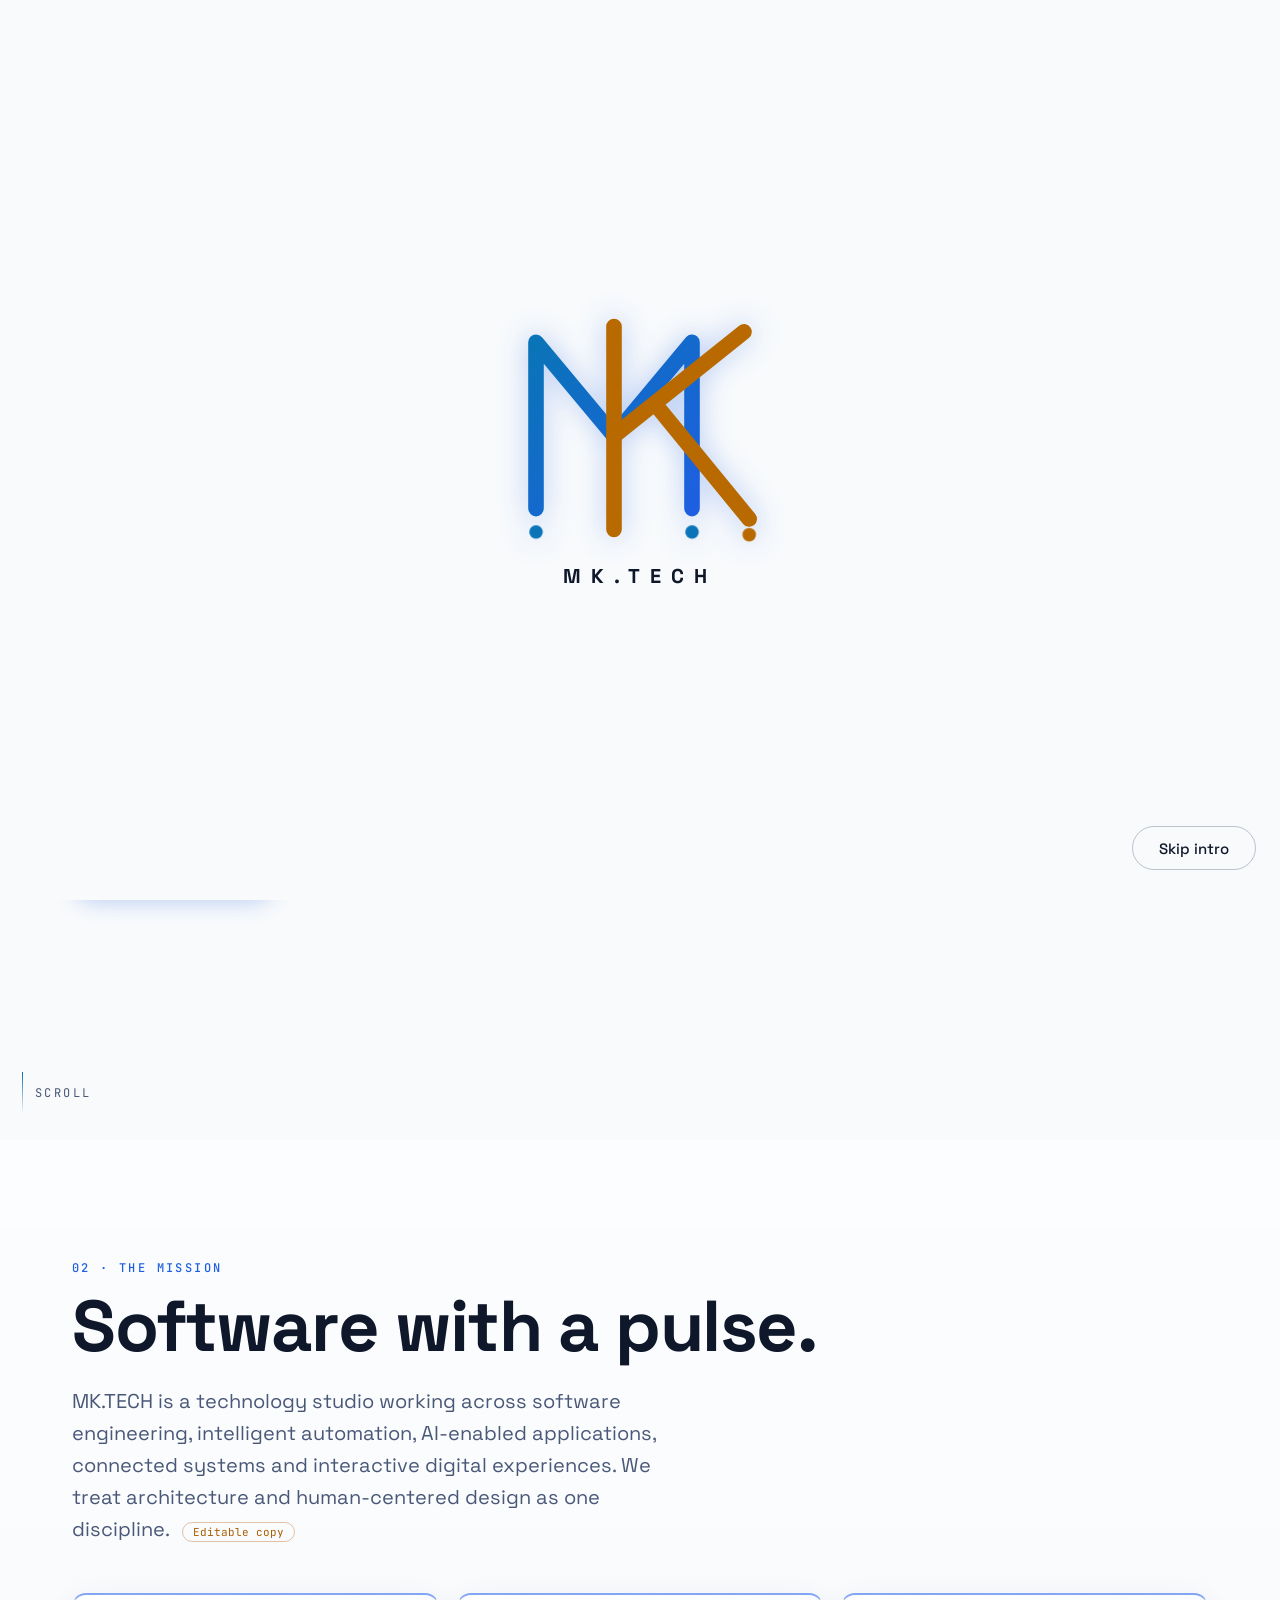
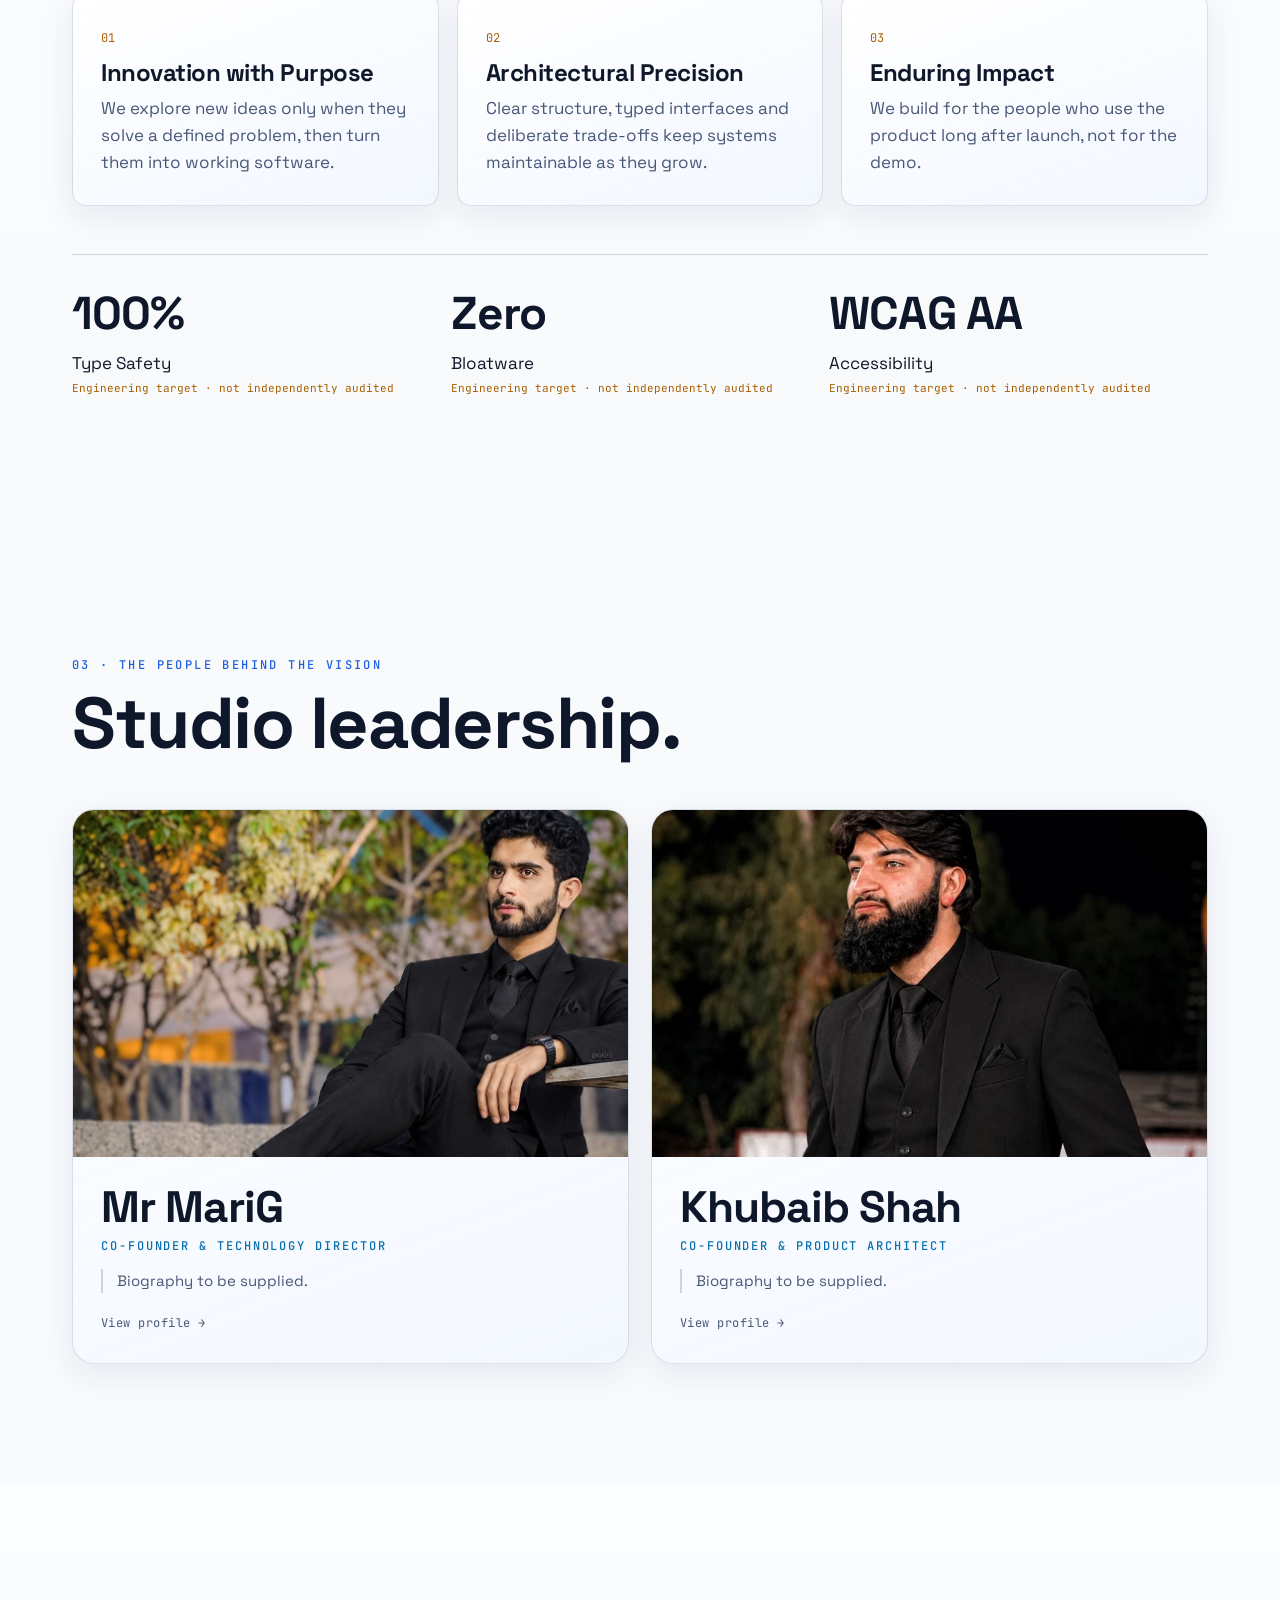
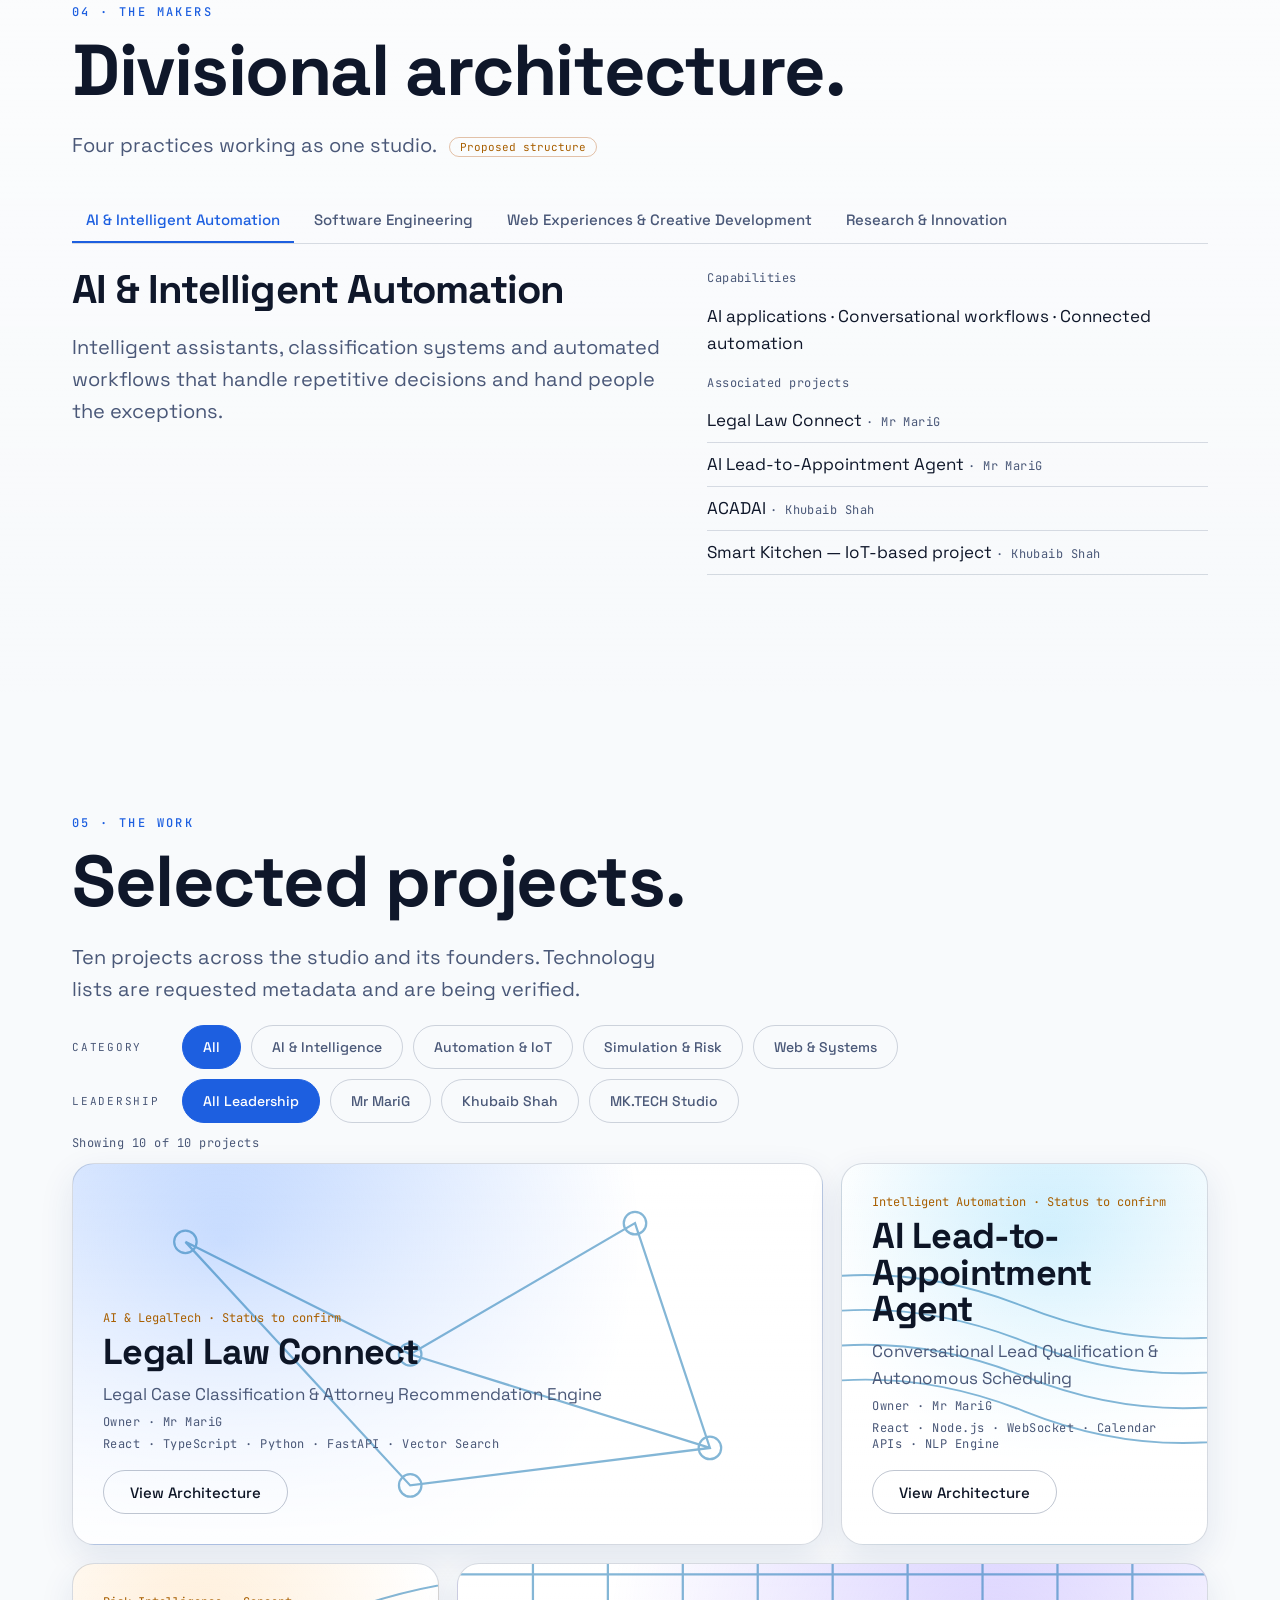
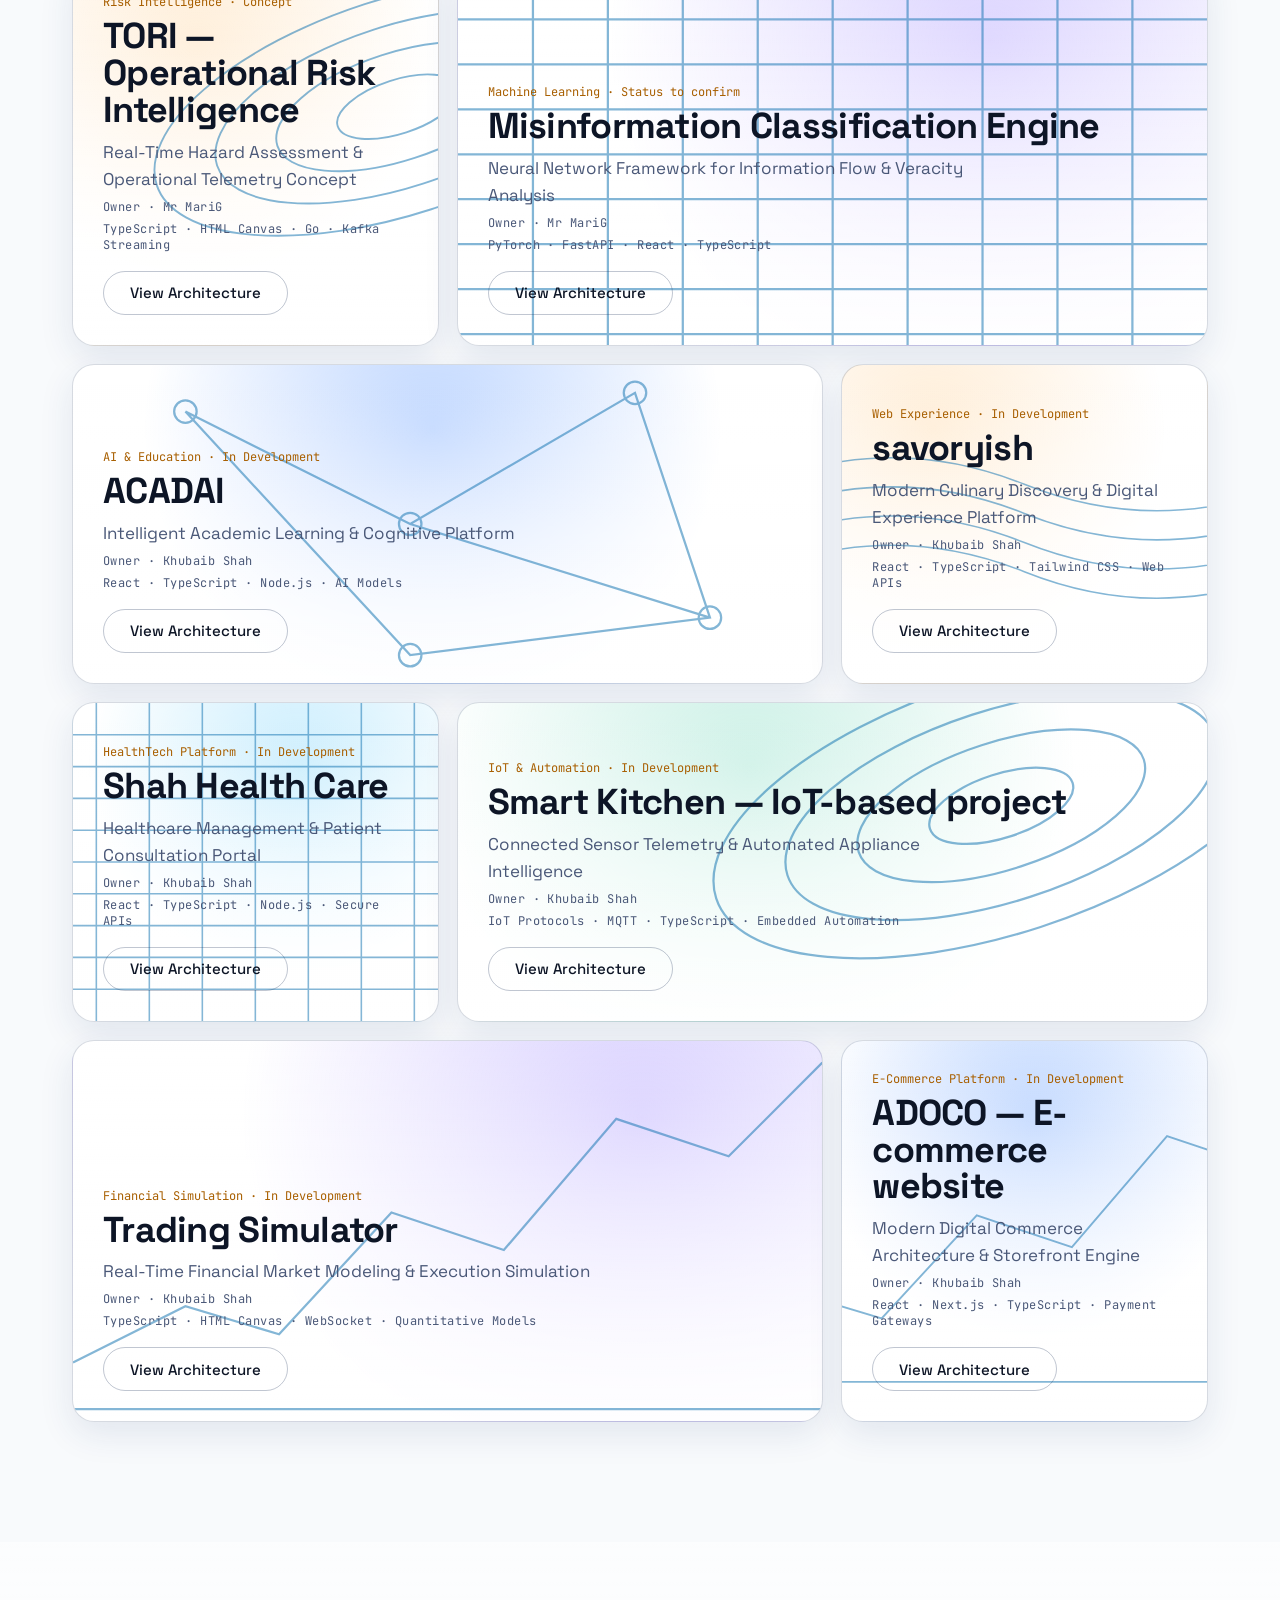
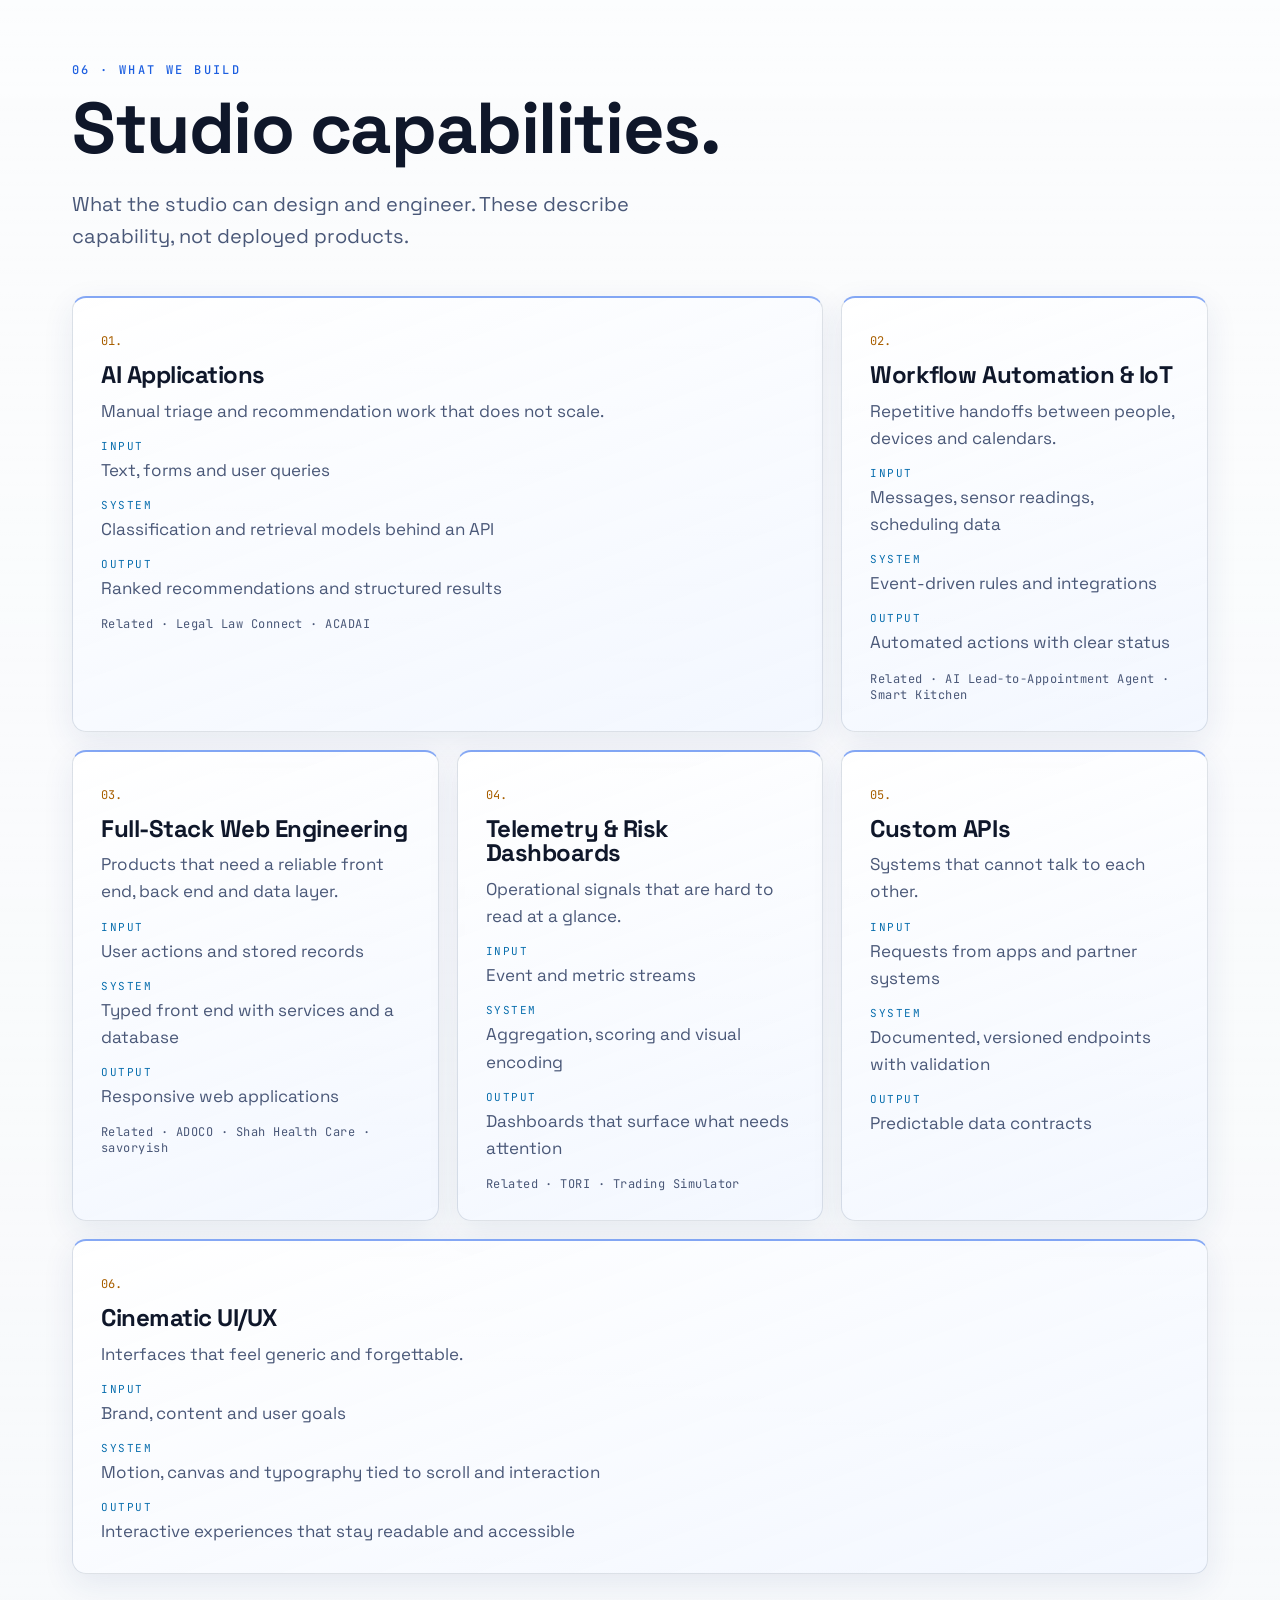
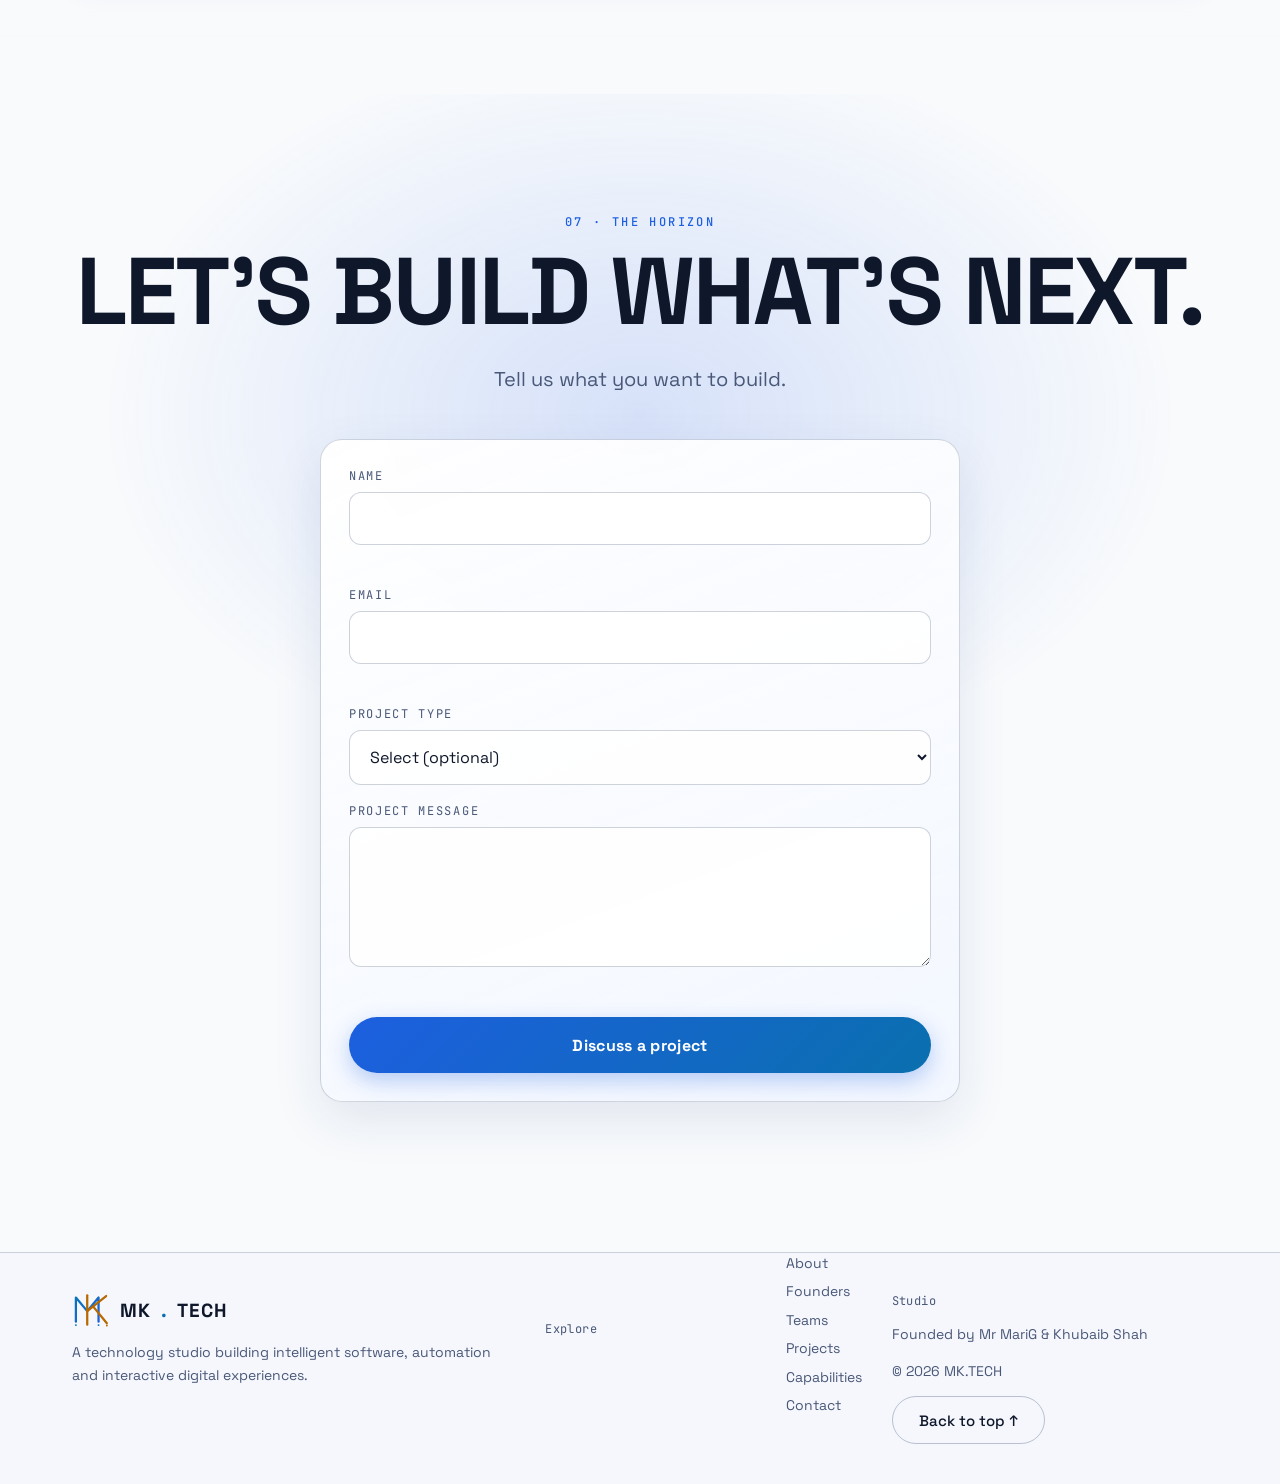
<file: index.html>
<!DOCTYPE html>
<html lang="en">
<head>
<meta charset="utf-8">
<meta name="viewport" content="width=device-width, initial-scale=1, viewport-fit=cover">
<title>MK.TECH | Intelligent Digital Experiences</title>
<meta name="description" content="MK.TECH is a technology studio building intelligent software, AI-powered solutions, automation and cinematic web experiences.">
<meta name="theme-color" id="tc" content="#02040a">
<meta property="og:title" content="MK.TECH | Intelligent Digital Experiences">
<meta property="og:description" content="Intelligent software. Cinematic digital experiences. Technology built to move ideas forward.">
<meta property="og:type" content="website">
<link rel="icon" href="data:image/svg+xml,%3Csvg xmlns='http://www.w3.org/2000/svg' viewBox='0 0 100 90'%3E%3Crect width='100' height='90' rx='16' fill='%2302040a'/%3E%3Cg fill='none' stroke-width='7' stroke-linecap='round' stroke-linejoin='round'%3E%3Cpath d='M12 74V14L40 48L68 14V74' stroke='%2338bdf8'/%3E%3Cpath d='M40 8V82M40 48L88 10M56 36L90 78' stroke='%23ffb454'/%3E%3C/g%3E%3C/svg%3E">
<script>try{var t=localStorage.getItem('mk_tech_theme');document.documentElement.dataset.theme=(t==='dark'||t==='light')?t:(matchMedia('(prefers-color-scheme:light)').matches?'light':'dark')}catch(e){document.documentElement.dataset.theme='dark'}</script>
<link rel="preconnect" href="https://fonts.googleapis.com">
<link rel="stylesheet" href="https://fonts.googleapis.com/css2?family=Space+Grotesk:wght@400;500;700&family=JetBrains+Mono:wght@400;500&display=swap">
<link rel="stylesheet" href="style.css">
</head>
<body>
<svg width="0" height="0" style="position:absolute" aria-hidden="true"><defs><linearGradient id="g" x1="0" y1="0" x2="1" y2="1"><stop offset="0" style="stop-color:var(--p1)"/><stop offset="1" style="stop-color:var(--p2)"/></linearGradient><symbol id="mk" viewBox="0 0 100 90"><g class="blk" fill="none" stroke-width="6" stroke-linecap="round" stroke-linejoin="round" stroke="url(#g)"><path pathLength="1" d="M10 76V12L40 48L70 12V76"/></g><g class="gld" fill="none" stroke-width="6" stroke-linecap="round" stroke-linejoin="round" style="stroke:var(--p4)"><path pathLength="1" d="M40 6V84"/><path pathLength="1" d="M40 48L90 8"/><path pathLength="1" d="M56 36L92 80"/></g><g class="lf" style="fill:var(--p1)"><circle cx="10" cy="85" r="2.6"/><circle cx="70" cy="85" r="2.6"/><circle cx="92" cy="86" r="2.6" style="fill:var(--p4)"/></g></symbol></defs></svg>
<canvas id="fx" aria-hidden="true"></canvas>
<div id="intro" role="dialog" aria-label="MK.TECH intro"><svg class="draw" viewBox="0 0 100 90" aria-hidden="true"><g class="blk" fill="none" stroke-width="6" stroke-linecap="round" stroke-linejoin="round" stroke="url(#g)"><path pathLength="1" d="M10 76V12L40 48L70 12V76"/></g><g class="gld" fill="none" stroke-width="6" stroke-linecap="round" stroke-linejoin="round" style="stroke:var(--p4)"><path pathLength="1" d="M40 6V84"/><path pathLength="1" d="M40 48L90 8"/><path pathLength="1" d="M56 36L92 80"/></g><g class="lf" style="fill:var(--p1)"><circle cx="10" cy="85" r="2.6"/><circle cx="70" cy="85" r="2.6"/><circle cx="92" cy="86" r="2.6" style="fill:var(--p4)"/></g></svg><div class="wm">MK.TECH</div><button id="skip" class="btn" type="button">Skip intro</button></div>
<header id="hd"><div class="wrap"><nav aria-label="Primary"><a class="logo" href="#home" aria-label="MK.TECH home"><svg viewBox="0 0 100 90" aria-hidden="true"><use href="#mk"/></svg>MK<i>.</i>TECH</a><ul class="links" id="lk"><li><a href="#about">About</a></li><li><a href="#founders">Founders</a></li><li><a href="#teams">Teams</a></li><li><a href="#projects">Projects</a></li><li><a href="#capabilities">Capabilities</a></li><li class="mth"><div class="th" role="group" aria-label="Appearance"><button type="button" data-t="dark" aria-label="Dark theme" title="Dark theme" aria-pressed="false"><svg viewBox="0 0 24 24" aria-hidden="true"><path d="M21 12.8A9 9 0 1 1 11.2 3a7 7 0 0 0 9.8 9.8z"/></svg></button><button type="button" data-t="light" aria-label="Light theme" title="Light theme" aria-pressed="false"><svg viewBox="0 0 24 24" aria-hidden="true"><circle cx="12" cy="12" r="4"/><path d="M12 2v2M12 20v2M4.9 4.9l1.4 1.4M17.7 17.7l1.4 1.4M2 12h2M20 12h2M4.9 19.1l1.4-1.4M17.7 6.3l1.4-1.4"/></svg></button><button type="button" data-t="system" aria-label="System theme" title="System theme" aria-pressed="false"><svg viewBox="0 0 24 24" aria-hidden="true"><rect x="3" y="4" width="18" height="12" rx="2"/><path d="M8 20h8M12 16v4"/></svg></button></div></li></ul><div class="right"><div class="th" role="group" aria-label="Appearance"><button type="button" data-t="dark" aria-label="Dark theme" title="Dark theme" aria-pressed="false"><svg viewBox="0 0 24 24" aria-hidden="true"><path d="M21 12.8A9 9 0 1 1 11.2 3a7 7 0 0 0 9.8 9.8z"/></svg></button><button type="button" data-t="light" aria-label="Light theme" title="Light theme" aria-pressed="false"><svg viewBox="0 0 24 24" aria-hidden="true"><circle cx="12" cy="12" r="4"/><path d="M12 2v2M12 20v2M4.9 4.9l1.4 1.4M17.7 17.7l1.4 1.4M2 12h2M20 12h2M4.9 19.1l1.4-1.4M17.7 6.3l1.4-1.4"/></svg></button><button type="button" data-t="system" aria-label="System theme" title="System theme" aria-pressed="false"><svg viewBox="0 0 24 24" aria-hidden="true"><rect x="3" y="4" width="18" height="12" rx="2"/><path d="M8 20h8M12 16v4"/></svg></button></div><a class="btn p cta" href="#contact">Initiate Contact</a><button class="burger" id="bg" aria-expanded="false" aria-controls="lk" aria-label="Open menu">☰</button></div></nav></div></header>
<main>
<section id="home"><div id="hero" class="wrap" style="width:100%">
<div><div class="tag">Technology studio · MK.TECH</div>
<h1><span>WE BUILD</span><span><em>WHAT'S NEXT.</em></span></h1>
<p class="lead">Intelligent software. Autonomous cognitive systems. Technology built to move ideas forward.</p>
<p class="by" id="by"></p>
<div class="ctas"><a class="btn p" href="#about">Explore Our Universe</a><a class="btn" href="#projects">Discover Our Work</a></div></div>
<div class="scroll"><b></b>SCROLL</div></div></section>

<section id="about"><div class="wrap rv"><div class="tag">02 · The Mission</div>
<h2>Software with a pulse.</h2>
<p class="lead">MK.TECH is a technology studio working across software engineering, intelligent automation, AI-enabled applications, connected systems and interactive digital experiences. We treat architecture and human-centered design as one discipline. <span class="sample">Editable copy</span></p>
<div class="grid3" id="pr"></div><div class="mt" id="mt"></div></div></section>

<section id="founders"><div class="wrap"><div class="tag rv">03 · The People Behind the Vision</div>
<h2 class="rv">Studio leadership.</h2><div class="two" id="fd"></div></div></section>

<section id="teams"><div class="wrap"><div class="tag rv">04 · The Makers</div><h2 class="rv">Divisional architecture.</h2><p class="lead rv">Four practices working as one studio. <span class="sample">Proposed structure</span></p><div class="tabs" id="tb" role="tablist" aria-label="Studio divisions"></div><div class="tp" id="tp" role="tabpanel" tabindex="0"></div></div></section>

<section id="projects"><div class="wrap"><div class="tag rv">05 · The Work</div><h2 class="rv">Selected projects.</h2><p class="lead rv">Ten projects across the studio and its founders. Technology lists are requested metadata and are being verified.</p>
<div id="pf"><div class="fl2"><b>Category</b><div class="filters" id="fc" role="group" aria-label="Filter by category"></div></div><div class="fl2"><b>Leadership</b><div class="filters" id="fo" role="group" aria-label="Filter by leadership"></div></div></div>
<p class="meta" id="cn" role="status"></p><p id="em" class="lead" hidden>No projects match both filters.</p><div class="proj" id="pj"></div></div></section>
<section id="capabilities"><div class="wrap"><div class="tag rv">06 · What We Build</div><h2 class="rv">Studio capabilities.</h2><p class="lead rv">What the studio can design and engineer. These describe capability, not deployed products.</p><div class="bn" id="cp"></div></div></section>
<dialog id="dlg" aria-labelledby="dt"><div class="box"><button class="btn" id="dx" type="button" style="float:right;margin-left:12px">Close</button><div id="dc"></div></div></dialog>

<section id="contact"><div class="wrap"><div class="tag rv">07 · The Horizon</div>
<h2 class="rv">LET'S BUILD WHAT'S NEXT.</h2>
<p class="lead rv" style="margin:0 auto">Tell us what you want to build.</p>
<form id="cf" novalidate>
<div><label for="n">Name</label><input id="n" name="name" autocomplete="name" required><span class="err" id="e1"></span></div>
<div><label for="e">Email</label><input id="e" name="email" type="email" autocomplete="email" required><span class="err" id="e2"></span></div>
<div><label for="sv">Project type</label><select id="sv" name="service"><option value="">Select (optional)</option><option>AI application</option><option>Workflow automation</option><option>Web application</option><option>Dashboard / business software</option><option>IoT</option><option>E-commerce</option><option>Other</option></select></div>
<div><label for="m">Project message</label><textarea id="m" name="message" required></textarea><span class="err" id="e3"></span></div>
<div id="st" role="status" hidden></div>
<button class="btn p" id="sb" type="submit" style="justify-content:center">Discuss a project</button>
</form></div></section>
</main>
<footer><div class="wrap"><div class="fg"><div><a class="logo" href="#home" aria-label="MK.TECH home"><svg viewBox="0 0 100 90" aria-hidden="true"><use href="#mk"/></svg>MK<i>.</i>TECH</a><p>A technology studio building intelligent software, automation and interactive digital experiences.</p></div><nav aria-label="Footer"><div class="meta">Explore</div><ul class="fl"><li><a href="#about">About</a></li><li><a href="#founders">Founders</a></li><li><a href="#teams">Teams</a></li><li><a href="#projects">Projects</a></li><li><a href="#capabilities">Capabilities</a></li><li><a href="#contact">Contact</a></li></ul></nav><div><div class="meta">Studio</div><p>Founded by Mr MariG &amp; Khubaib Shah</p><p id="ft"></p><button class="btn" id="tt" type="button">Back to top ↑</button></div></div></div></footer>
<noscript><p style="position:relative;z-index:2;padding:30px;text-align:center">MK.TECH — intelligent software, AI solutions and digital experiences. Enable JavaScript for the full experience.</p></noscript>

<script src="config.js"></script>
<script src="script.js"></script>
</body>
</html>
</file>
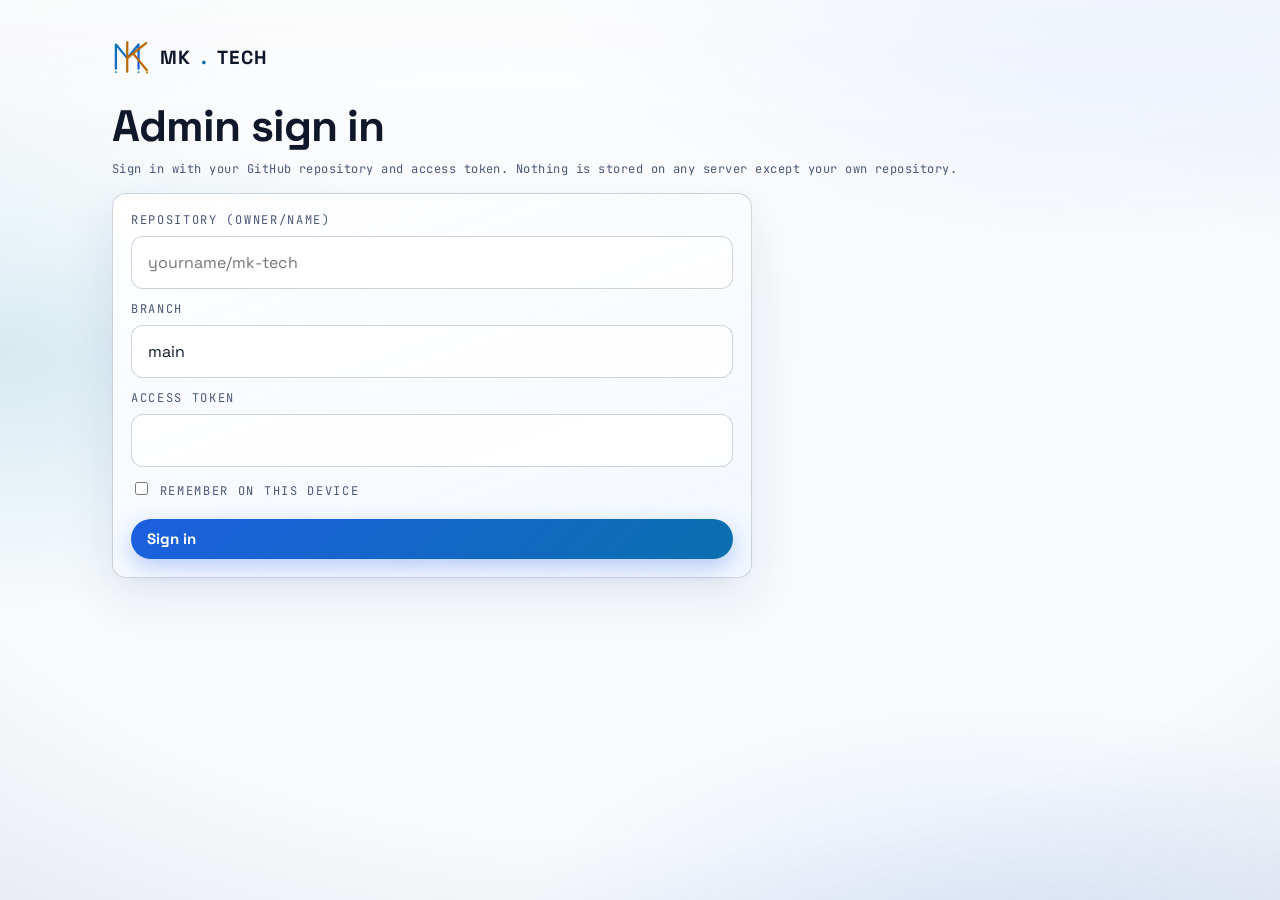
<file: admin.html>
<!DOCTYPE html>
<html lang="en"><head><meta charset="utf-8"><meta name="viewport" content="width=device-width, initial-scale=1"><meta name="robots" content="noindex,nofollow"><title>MK.TECH Admin</title>
<script>try{var t=localStorage.getItem('mk_tech_theme');document.documentElement.dataset.theme=(t==='dark'||t==='light')?t:(matchMedia('(prefers-color-scheme:light)').matches?'light':'dark')}catch(e){document.documentElement.dataset.theme='dark'}</script>
<link rel="stylesheet" href="https://fonts.googleapis.com/css2?family=Space+Grotesk:wght@400;500;700&family=JetBrains+Mono:wght@400;500&display=swap">
<link rel="icon" href="data:image/svg+xml,%3Csvg xmlns='http://www.w3.org/2000/svg' viewBox='0 0 100 90'%3E%3Crect width='100' height='90' rx='16' fill='%2302040a'/%3E%3Cg fill='none' stroke-width='7' stroke-linecap='round' stroke-linejoin='round'%3E%3Cpath d='M12 74V14L40 48L68 14V74' stroke='%2338bdf8'/%3E%3Cpath d='M40 8V82M40 48L88 10M56 36L90 78' stroke='%23ffb454'/%3E%3C/g%3E%3C/svg%3E">
<link rel="stylesheet" href="style.css"></head><body>
<svg width="0" height="0" style="position:absolute" aria-hidden="true"><defs><linearGradient id="g" x1="0" y1="0" x2="1" y2="1"><stop offset="0" style="stop-color:var(--p1)"/><stop offset="1" style="stop-color:var(--p2)"/></linearGradient><symbol id="mk" viewBox="0 0 100 90"><g class="blk" fill="none" stroke-width="6" stroke-linecap="round" stroke-linejoin="round" stroke="url(#g)"><path pathLength="1" d="M10 76V12L40 48L70 12V76"/></g><g class="gld" fill="none" stroke-width="6" stroke-linecap="round" stroke-linejoin="round" style="stroke:var(--p4)"><path pathLength="1" d="M40 6V84"/><path pathLength="1" d="M40 48L90 8"/><path pathLength="1" d="M56 36L92 80"/></g><g class="lf" style="fill:var(--p1)"><circle cx="10" cy="85" r="2.6"/><circle cx="70" cy="85" r="2.6"/><circle cx="92" cy="86" r="2.6" style="fill:var(--p4)"/></g></symbol></defs></svg>
<main class="wrap" style="padding-top:40px;padding-bottom:80px;max-width:1100px"><a class="logo" href="index.html" aria-label="MK.TECH site"><svg viewBox="0 0 100 90" aria-hidden="true"><use href="#mk"/></svg>MK<i>.</i>TECH</a><div id="ac"></div></main>
<script src="config.js"></script>
<script src="admin.js"></script></body></html>
</file>
<file: style.css>
:root{--bg:#02040a;--bg2:#0a0f1c;--ink:#f8fafc;--mute:#8d9ab3;--blue:#2f7bff;--cyan:#38bdf8;--amber:#ffb454;--line:rgba(130,160,220,.16);--r:14px;--w:1180px;--ease:cubic-bezier(.2,.7,.2,1);--accr:56,189,248;--blr:47,123,255;--amr:255,180,84;--p1:#38bdf8;--p2:#2f7bff;--p3:#9cc7ff;--p4:#ffb454;--code:#7fa4d8;--card1:rgba(8,13,24,.85);--card2:rgba(6,9,18,.55);--hdr:rgba(4,6,12,.86);--ov:rgba(4,6,12,.97);--fld:rgba(8,12,24,.8);--f:'Space Grotesk',system-ui,sans-serif;--m:'JetBrains Mono',ui-monospace,monospace;box-sizing:border-box;padding-top:env(safe-area-inset-top,0px);padding-bottom:env(safe-area-inset-bottom,0px)}
:root[data-theme="light"]{--accr:8,145,178;--blr:37,99,235;--amr:180,83,9;--bg:#f8fafc;--bg2:#e8eef8;--ink:#0f172a;--mute:#4a5878;--blue:#1d5fe0;--cyan:#0a6fae;--amber:#a85f00;--line:rgba(30,50,90,.2);--p1:#0a74b8;--p2:#1d5fe0;--p3:#5b78b8;--p4:#b86a00;--code:#3d4f73;--card1:rgba(255,255,255,.95);--card2:rgba(240,245,255,.7);--hdr:rgba(244,247,252,.9);--ov:rgba(244,247,252,.98);--fld:rgba(255,255,255,.92)}
body,header,.card,.fo,input,textarea,select,footer,.th button{transition:background-color .35s,color .35s,border-color .35s}
*,*::before,*::after{box-sizing:inherit}
html{scroll-behavior:smooth;scroll-padding-top:calc(76px + env(safe-area-inset-top,0px))}
body{margin:0;background:var(--bg);color:var(--ink);font:400 17px/1.6 var(--f);overflow-x:hidden}
a{color:inherit}
:focus-visible{outline:2px solid var(--cyan);outline-offset:3px;border-radius:4px}
#fx{position:fixed;inset:0;width:100%;height:100%;z-index:0;pointer-events:none}
main,footer,header{position:relative;z-index:1}
.wrap{max-width:var(--w);margin:0 auto;padding:0 22px}
section{padding:120px 0;position:relative}
.tag{font:500 12px var(--m);letter-spacing:.2em;text-transform:uppercase;color:var(--cyan)}
h1,h2,h3{margin:0;line-height:1.02;letter-spacing:-.02em}
h2{font-size:clamp(34px,6vw,72px);font-weight:700;margin:14px 0 22px}
p.lead{color:var(--mute);max-width:620px;font-size:clamp(17px,2vw,20px)}
.btn{display:inline-flex;align-items:center;gap:10px;min-height:48px;padding:0 26px;border-radius:99px;font:500 15px var(--f);text-decoration:none;border:1px solid var(--line);cursor:pointer;transition:transform .3s var(--ease),background .3s,border-color .3s;color:var(--ink);background:transparent}
.btn:hover{transform:translateY(-2px);border-color:var(--cyan)}
.btn.p{background:linear-gradient(135deg,var(--blue),var(--cyan));color:#02060f;border:0;font-weight:700}
header{position:fixed;top:0;left:0;right:0;z-index:50;padding-top:env(safe-area-inset-top,0px);transition:background .4s,border-color .4s;border-bottom:1px solid transparent}
header.s{background:var(--hdr);border-color:var(--line);backdrop-filter:blur(10px)}
nav{display:flex;align-items:center;justify-content:space-between;height:72px}
.logo{display:flex;align-items:center;gap:10px;text-decoration:none;font:700 19px var(--f);letter-spacing:.04em}
.logo svg{width:40px;height:28px}.logo i{font-style:normal;color:var(--cyan)}
.links{display:flex;gap:30px;list-style:none;margin:0;padding:0}
.links a{text-decoration:none;color:var(--mute);font-size:14px;transition:color .2s}
.links a:hover,.links a.on{color:var(--ink)}
.burger{display:none;width:48px;height:48px;background:none;border:1px solid var(--line);border-radius:12px;color:var(--ink);cursor:pointer}
@media(max-width:820px){.burger{display:block}.links{position:fixed;inset:0;background:var(--ov);flex-direction:column;align-items:center;justify-content:center;gap:28px;transform:translateY(-100%);visibility:hidden;transition:transform .5s var(--ease),visibility .5s}.links a{font-size:28px;color:var(--ink)}.links.o{transform:none;visibility:visible}.burger{position:relative;z-index:60}section{padding:84px 0}header.s{backdrop-filter:none}.th button{min-height:44px;font-size:16px;padding:0 16px}}
#hero{min-height:100svh;display:flex;align-items:center;padding-top:110px}
#hero h1{font-size:clamp(46px,11vw,152px);font-weight:700;margin:20px 0 24px}
#hero h1 span{display:block}
#hero h1 em{font-style:normal;background:linear-gradient(100deg,var(--cyan),var(--blue) 60%,var(--amber));-webkit-background-clip:text;background-clip:text;color:transparent}
.ctas{display:flex;gap:14px;flex-wrap:wrap;margin-top:34px}
.scroll{position:absolute;bottom:26px;left:22px;font:12px var(--m);color:var(--mute);letter-spacing:.2em;display:flex;align-items:center;gap:12px}
.scroll b{width:1px;height:42px;background:linear-gradient(var(--cyan),transparent);display:block;animation:dr 2s infinite}
@keyframes dr{0%{transform:scaleY(0);transform-origin:top}50%{transform:scaleY(1);transform-origin:top}51%{transform-origin:bottom}100%{transform:scaleY(0);transform-origin:bottom}}
.grid3{display:grid;grid-template-columns:repeat(3,1fr);gap:18px;margin-top:48px}
.card{border:1px solid var(--line);border-radius:var(--r);padding:28px;background:linear-gradient(160deg,var(--card1),var(--card2));transition:transform .4s var(--ease),border-color .4s}
.card:hover{transform:translateY(-4px);border-color:rgba(var(--accr),.5)}
.card h3{font-size:24px;margin:10px 0}.card p{color:var(--mute);margin:0}
.n{font:12px var(--m);color:var(--amber)}
.two{display:grid;grid-template-columns:1fr 1fr;gap:22px;margin-top:48px}
.fo{border:1px solid var(--line);border-radius:22px;overflow:hidden;background:var(--card1)}
.art{aspect-ratio:16/10;position:relative;background:radial-gradient(circle at var(--x,30%) 40%,rgba(var(--blr),.55),transparent 55%),radial-gradient(circle at 80% 90%,rgba(var(--amr),.25),transparent 45%),#070b16;transition:background-position .3s}
.art svg{position:absolute;inset:0;width:100%;height:100%}
.fo .b{padding:28px}.fo h3{font-size:clamp(28px,4vw,44px)}
.role{font:500 12px var(--m);letter-spacing:.16em;text-transform:uppercase;color:var(--cyan);margin:8px 0 14px}
.ph{color:var(--mute);font-size:15px;border-left:2px solid var(--line);padding-left:14px}
.sample{display:inline-block;font:11px var(--m);color:var(--amber);border:1px solid rgba(var(--amr),.35);border-radius:99px;padding:2px 10px;margin-left:8px;vertical-align:middle}
.teams{display:grid;grid-template-columns:repeat(2,1fr);gap:18px;margin-top:48px}
.team{padding:32px;min-height:230px}
.chips{display:flex;flex-wrap:wrap;gap:8px;margin-top:16px}
.chips span{font:12px var(--m);padding:5px 12px;border:1px solid var(--line);border-radius:99px;color:var(--mute)}
.filters{display:flex;gap:10px;flex-wrap:wrap;margin:34px 0 28px}
.filters button{min-height:44px;padding:0 20px;border-radius:99px;background:none;border:1px solid var(--line);color:var(--mute);font:500 14px var(--f);cursor:pointer;transition:.25s}
.filters button[aria-pressed=true]{background:var(--ink);color:var(--bg);border-color:var(--ink)}
.proj{display:grid;grid-template-columns:repeat(6,1fr);gap:18px}
.pj{--ink:#e8edf7;--mute:#9aa8c4;--cyan:#38bdf8;--amber:#ffb454;--line:rgba(130,160,220,.2);color:#e8edf7;grid-column:span 3;border:1px solid var(--line);border-radius:22px;padding:30px;min-height:320px;display:flex;flex-direction:column;justify-content:flex-end;position:relative;overflow:hidden;background:linear-gradient(180deg,rgba(10,15,28,.3),rgba(4,6,12,.92)),radial-gradient(circle at var(--px,70%) var(--py,20%),var(--c,rgba(var(--blr),.5)),transparent 60%),#070b16;transition:transform .5s var(--ease),border-color .4s}
.pj.w4{grid-column:span 4}.pj.w2{grid-column:span 2}
.pj:hover{transform:translateY(-6px);border-color:rgba(var(--accr),.55)}
.pj[hidden]{display:none}
.pj h3{font-size:clamp(24px,3vw,36px);margin:8px 0 10px}.pj p{color:var(--mute);margin:0;max-width:520px}
.pj .lk{display:flex;gap:16px;margin-top:16px;font-size:14px}.pj .lk a{color:var(--cyan)}
.st{font:12px var(--m);color:var(--amber)}
.caps{display:grid;grid-template-columns:repeat(3,1fr);gap:0;margin-top:44px;border-top:1px solid var(--line)}
.cap{padding:26px 22px 26px 0;border-bottom:1px solid var(--line)}.cap h3{font-size:20px;margin-bottom:6px}.cap p{margin:0;color:var(--mute);font-size:15px}
#contact{text-align:center;padding-bottom:60px}
#contact h2{font-size:clamp(36px,7.4vw,100px)}
form{max-width:640px;margin:44px auto 0;text-align:left;display:grid;gap:18px;padding:28px;border:1px solid var(--line);border-radius:22px;background:var(--card1);position:relative}
#contact::before{content:"";position:absolute;inset:0;background:radial-gradient(60% 50% at 50% 30%,rgba(var(--blr),.16),transparent 70%);pointer-events:none}
#contact .wrap{position:relative}#sb{min-height:56px;font-size:16px;letter-spacing:.02em}
.ph2{font-style:italic;opacity:.75}
:root[data-theme="light"] body{background:radial-gradient(70% 45% at 85% 0%,rgba(29,95,224,.12),transparent 65%),radial-gradient(55% 40% at 0% 35%,rgba(10,111,174,.09),transparent 65%),linear-gradient(#f6f9fe,#eaf0fa);background-attachment:fixed}
:root[data-theme="light"] ::selection{background:rgba(29,95,224,.22)}
:root[data-theme="light"] .card,:root[data-theme="light"] .fo{box-shadow:0 10px 32px rgba(30,60,120,.09);border-color:rgba(30,50,90,.14)}
:root[data-theme="light"] .card:hover{box-shadow:0 16px 40px rgba(29,95,224,.16);border-color:rgba(29,95,224,.45)}
:root[data-theme="light"] .btn.p{color:#fff;box-shadow:0 8px 22px rgba(29,95,224,.3)}
:root[data-theme="light"] .btn:hover{border-color:var(--blue)}
:root[data-theme="light"] header.s{box-shadow:0 4px 24px rgba(30,60,120,.08)}
:root[data-theme="light"] .art{background:radial-gradient(circle at var(--x,30%) 40%,rgba(29,95,224,.32),transparent 55%),radial-gradient(circle at 80% 90%,rgba(184,106,0,.2),transparent 45%),#e4ecf9}
:root[data-theme="light"] .art svg g{stroke:rgba(29,95,224,.5)}
:root[data-theme="light"] .pj{--ink:#0d1526;--mute:#4a5878;--cyan:#0a6fae;--amber:#a85f00;--line:rgba(30,50,90,.18);color:#0d1526;background:linear-gradient(180deg,rgba(255,255,255,.3),rgba(255,255,255,.94)),radial-gradient(circle at var(--px,70%) var(--py,20%),var(--c),transparent 62%),#fff;box-shadow:0 12px 34px rgba(30,60,120,.1)}
:root[data-theme="light"] .pj:hover{box-shadow:0 20px 46px rgba(29,95,224,.18);border-color:rgba(29,95,224,.5)}
:root[data-theme="light"] form{box-shadow:0 18px 50px rgba(30,60,120,.1)}
:root[data-theme="light"] input,:root[data-theme="light"] textarea,:root[data-theme="light"] select{border-color:rgba(30,50,90,.22)}
:root[data-theme="light"] #intro svg{filter:drop-shadow(0 0 14px rgba(29,95,224,.3))}
.th{display:inline-flex;border:1px solid var(--line);border-radius:99px;padding:3px}.th button{min-height:34px;padding:0 12px;border:0;border-radius:99px;background:none;color:var(--mute);font:500 13px var(--f);cursor:pointer}.th button[aria-pressed=true]{background:var(--ink);color:var(--bg)}
label{font:12px var(--m);letter-spacing:.14em;text-transform:uppercase;color:var(--mute);display:block;margin-bottom:8px}
input,textarea,select{width:100%;background:var(--fld);border:1px solid var(--line);border-radius:12px;padding:15px 16px;color:var(--ink);font:16px var(--f)}
input:focus,textarea:focus,select:focus{border-color:var(--cyan);outline:none;box-shadow:0 0 0 3px rgba(var(--accr),.18)}
textarea{min-height:140px;resize:vertical}
.err{color:#ff8a8a;font-size:13px;min-height:18px;display:block;margin-top:6px}
#st{padding:14px 16px;border-radius:12px;border:1px solid var(--line);font-size:15px}
#st[hidden]{display:none}#st.bad{border-color:rgba(255,138,138,.5);color:#ffb0b0}#st.ok{border-color:rgba(var(--accr),.5);color:var(--cyan)}
footer{border-top:1px solid var(--line);padding:40px 0;margin-top:90px;color:var(--mute);font-size:14px;background:var(--hdr)}
footer .wrap{display:flex;justify-content:space-between;align-items:center;gap:18px;flex-wrap:wrap}
@media(max-width:820px){.grid3,.two,.teams,.caps{grid-template-columns:1fr}.proj{grid-template-columns:1fr}.pj,.pj.w4,.pj.w2{grid-column:auto;min-height:260px}.scroll{display:none}}
.rv{opacity:0;transform:translateY(34px);transition:opacity .9s var(--ease),transform .9s var(--ease)}.rv.in{opacity:1;transform:none}
#intro{position:fixed;inset:0;z-index:100;background:var(--bg);display:flex;flex-direction:column;align-items:center;justify-content:center;gap:18px;transition:opacity .9s,visibility .9s}
#intro.x{opacity:0;visibility:hidden;pointer-events:none}
#intro svg{width:120px;opacity:0;transform:scale(.88);transition:opacity 1.4s var(--ease),transform 1.8s var(--ease);filter:drop-shadow(0 0 22px rgba(var(--accr),.5))}
#intro.a svg{opacity:1;transform:none}
#intro .wm{font:700 20px var(--f);letter-spacing:.5em;opacity:0;transition:opacity 1s .9s}#intro.a .wm{opacity:1}
#skip{position:absolute;bottom:calc(30px + env(safe-area-inset-bottom,0px));right:24px;min-height:44px}
.nojs{display:none}
@media(prefers-reduced-motion:reduce){*{scroll-behavior:auto!important;transition-duration:.01ms!important;animation:none!important}.rv{opacity:1;transform:none}}

.sr{position:absolute;width:1px;height:1px;overflow:hidden;clip:rect(0 0 0 0);white-space:nowrap}
.right{display:flex;align-items:center;gap:12px}.mth{display:none}
.th button{width:36px;height:34px;padding:0;display:inline-flex;align-items:center;justify-content:center}
.th svg{width:16px;height:16px;fill:none;stroke:currentColor;stroke-width:2;stroke-linecap:round;stroke-linejoin:round}
.cta{min-height:40px;padding:0 18px;font-size:14px;white-space:nowrap}
.links{gap:24px}
@media(max-width:1000px){.links{gap:16px}.links a{font-size:13px}.cta{padding:0 12px}}
@media(max-width:820px){.right .th{display:none}.mth{display:block}.th button{width:56px;height:48px;min-height:48px;padding:0}.cta{padding:0 14px;min-height:44px}.right{gap:8px}}
.by{font:12px var(--m);letter-spacing:.14em;color:var(--mute);margin:26px 0 0}
.mt{display:grid;grid-template-columns:repeat(3,1fr);margin-top:48px;border-top:1px solid var(--line)}.mt div{padding:22px 18px 22px 0}.mt b{display:block;font-size:clamp(28px,4vw,46px);letter-spacing:-.02em}.mt span{color:var(--ink)}.mt i{display:block;font:11px var(--m);color:var(--amber);font-style:normal;margin-top:4px}
.tabs{display:flex;gap:6px;flex-wrap:wrap;margin:36px 0 26px;border-bottom:1px solid var(--line)}
.tabs button{background:none;border:0;border-bottom:2px solid transparent;color:var(--mute);font:500 15px var(--f);padding:12px 14px;min-height:46px;cursor:pointer}
.tabs button[aria-selected=true]{color:var(--ink);border-color:var(--cyan)}
.tp{display:grid;grid-template-columns:1.2fr 1fr;gap:34px;align-items:start}.tp h3{font-size:clamp(26px,4vw,40px);margin-bottom:14px}
.meta{font:12px var(--m);color:var(--mute);letter-spacing:.04em}
.pl{list-style:none;padding:0;margin:8px 0 0}.pl li{padding:8px 0;border-bottom:1px solid var(--line)}
.fl2{display:flex;gap:14px;flex-wrap:wrap;align-items:center;margin:10px 0}.fl2 b{font:11px var(--m);letter-spacing:.16em;color:var(--mute);width:96px;text-transform:uppercase}.fl2 .filters{margin:0}
.pj>.art2{position:absolute;inset:0;width:100%;height:100%;opacity:.5;pointer-events:none}.pj>*:not(.art2){position:relative}
.pj .meta{margin-top:6px}.vb{margin-top:18px;align-self:flex-start;min-height:44px}
.bn{display:grid;grid-template-columns:repeat(6,1fr);gap:18px;margin-top:44px}.bn .card{grid-column:span 2}.bn .card.s4{grid-column:span 4}.bn .card.s6{grid-column:span 6}
.dl{margin:12px 0 0}.dl dt{font:11px var(--m);letter-spacing:.14em;text-transform:uppercase;color:var(--cyan);margin-top:14px}.dl dd{margin:4px 0 0;color:var(--mute)}.dl ul{margin:0;padding-left:18px}
dialog{width:min(720px,calc(100vw - 24px));max-height:calc(100dvh - 24px);overflow:auto;padding:0;border:1px solid var(--line);border-radius:22px;background:var(--bg);color:var(--ink);font-family:var(--f)}
dialog::backdrop{background:rgba(2,4,10,.72)}dialog .box{padding:28px}dialog h3{font-size:clamp(28px,5vw,44px);margin:8px 0}
footer .wrap{display:block}.fg{display:grid;grid-template-columns:1.4fr 1fr 1fr;gap:30px}.fl{list-style:none;margin:10px 0 0;padding:0;display:grid;gap:6px}.fl a{text-decoration:none}.fl a:hover{color:var(--cyan)}
@media(max-width:820px){.mt,.tp,.fg{grid-template-columns:1fr}.bn{grid-template-columns:1fr}.bn .card,.bn .card.s4,.bn .card.s6{grid-column:auto}.fl2 b{width:100%}}

body::before{content:"";position:fixed;inset:0;z-index:-1;pointer-events:none;background:radial-gradient(60% 50% at 82% -5%,rgba(var(--blr),.24),transparent 65%),radial-gradient(45% 40% at 4% 42%,rgba(var(--accr),.11),transparent 65%),radial-gradient(55% 40% at 72% 108%,rgba(var(--amr),.10),transparent 65%),radial-gradient(90% 70% at 50% 50%,transparent 55%,rgba(0,0,0,.55))}
:root[data-theme="light"] body{background:var(--bg)}
:root[data-theme="light"] body::before{background:radial-gradient(60% 50% at 82% -5%,rgba(29,95,224,.16),transparent 65%),radial-gradient(45% 40% at 4% 42%,rgba(10,111,174,.10),transparent 65%),radial-gradient(55% 40% at 72% 108%,rgba(201,151,28,.13),transparent 65%),radial-gradient(90% 70% at 50% 50%,transparent 60%,rgba(30,60,120,.08))}
#intro svg{width:min(260px,62vw)}
.draw path{stroke-dasharray:1;stroke-dashoffset:1}.draw .lf{stroke:none;opacity:0}
#intro.a .draw .blk path{animation:dw 1s cubic-bezier(.4,0,.2,1) forwards}
#intro.a .draw .blk path:nth-child(2){animation-delay:.15s}#intro.a .draw .blk path:nth-child(3){animation-delay:.3s}#intro.a .draw .blk path:nth-child(4){animation-delay:.45s}#intro.a .draw .blk path:nth-child(5){animation-delay:.6s}
#intro.a .draw .gld path{animation:dw .9s cubic-bezier(.4,0,.2,1) 1s forwards}#intro.a .draw .gld path:nth-child(2){animation-delay:1.2s}#intro.a .draw .gld path:nth-child(3){animation-delay:1.4s}
#intro.a .draw .lf{animation:fi .8s 1.7s forwards}
@keyframes dw{to{stroke-dashoffset:0}}@keyframes fi{to{opacity:1}}
.logo svg path{stroke-dasharray:none}
@media(prefers-reduced-motion:reduce){.draw path{stroke-dashoffset:0!important}.draw .lf{opacity:1}}
.fo,.pj{cursor:pointer}.fo{transition:transform .45s var(--ease),border-color .4s,box-shadow .45s}
.fo:hover,.fo:focus-visible{transform:translateY(-6px);border-color:rgba(var(--accr),.55);box-shadow:0 22px 54px rgba(var(--blr),.2)}
.fo .art{overflow:hidden}.fo .art img,.dimg{object-fit:cover}.fo .art img{position:absolute;inset:0;width:100%;height:100%;transition:transform .8s var(--ease)}.fo:hover .art img{transform:scale(1.05)}
.pj>.art2{transition:opacity .5s,transform .8s var(--ease)}.pj:hover>.art2{opacity:.9;transform:scale(1.06)}
.pj .pimg{position:absolute;inset:0;width:100%;height:100%;object-fit:cover;opacity:.5;transition:opacity .5s,transform .8s var(--ease)}.pj:hover .pimg{opacity:.7;transform:scale(1.05)}
.dimg{display:block;width:100%;max-height:340px;border-radius:14px;margin-bottom:18px;background:#000}
dialog{width:min(920px,calc(100vw - 24px))}
dialog[open]{animation:dIn .5s var(--ease)}dialog[open]::backdrop{animation:bIn .4s both}
@keyframes dIn{from{opacity:0;transform:translateY(28px) scale(.97)}}@keyframes bIn{from{opacity:0}}
#dc>*{animation:up .6s both var(--ease)}#dc>:nth-child(2){animation-delay:.06s}#dc>:nth-child(3){animation-delay:.12s}#dc>:nth-child(4){animation-delay:.18s}#dc>:nth-child(5){animation-delay:.24s}#dc>:nth-child(6){animation-delay:.3s}
@keyframes up{from{opacity:0;transform:translateY(16px)}}
#ac form{display:grid;gap:12px;margin:16px 0;padding:18px;border:1px solid var(--line);border-radius:14px}#ac .pl li{display:flex;gap:8px;align-items:center;justify-content:space-between;flex-wrap:wrap}#ac .btn{min-height:40px;padding:0 16px}

:root[data-theme="light"] body::before{background:radial-gradient(65% 55% at 85% -8%,rgba(37,99,235,.20),transparent 65%),radial-gradient(50% 45% at 2% 40%,rgba(8,145,178,.15),transparent 65%),radial-gradient(60% 45% at 75% 108%,rgba(201,151,28,.18),transparent 65%),radial-gradient(90% 70% at 50% 50%,transparent 60%,rgba(30,60,120,.10))}
:root[data-theme="light"] .err,:root[data-theme="light"] #st.bad{color:#b42318}:root[data-theme="light"] #st.bad{border-color:rgba(180,35,24,.4)}
:root[data-theme="light"] dialog::backdrop{background:rgba(15,23,42,.45)}:root[data-theme="light"] dialog{box-shadow:0 30px 80px rgba(30,60,120,.25)}
:root[data-theme="light"] .tabs button[aria-selected=true]{color:var(--blue);border-color:var(--blue)}
:root[data-theme="light"] .filters button[aria-pressed=true]{background:var(--blue);border-color:var(--blue);color:#fff}
:root[data-theme="light"] .th button[aria-pressed=true]{background:var(--blue);color:#fff}
.logo svg{width:38px;height:34px}
.two{grid-template-columns:repeat(auto-fit,minmax(min(100%,320px),1fr))}
.lg{display:grid;grid-template-columns:260px 1fr;gap:28px}.lm{display:grid;gap:12px;align-content:start}.lm .btn{justify-content:center}
.mono{aspect-ratio:1;border-radius:22px;display:grid;place-items:center;border:1px solid var(--line);font:700 64px var(--f);background:radial-gradient(circle at 30% 25%,rgba(var(--blr),.5),transparent 60%),radial-gradient(circle at 80% 90%,rgba(var(--amr),.35),transparent 55%),var(--bg2)}
.lnk{background:none;border:0;color:var(--cyan);font:inherit;cursor:pointer;padding:0;text-align:left;text-decoration:underline}.muted{color:var(--mute);font-style:italic}
@media(max-width:820px){.lg{grid-template-columns:1fr}.lm{max-width:280px}}

.x-keep{}:root[data-theme="light"] #hero h1 em{background:linear-gradient(100deg,#1d4ed8,#0891b2 55%,#b45309);-webkit-background-clip:text;background-clip:text}
:root[data-theme="light"] .card{border-top:2px solid rgba(var(--blr),.55)}
:root[data-theme="light"] .tag{color:var(--blue)}
:root[data-theme="light"] .btn{border-color:rgba(30,50,90,.28)}
:root[data-theme="light"] section:nth-of-type(even){background:linear-gradient(180deg,rgba(255,255,255,.7),rgba(255,255,255,.25))}
:root[data-theme="light"] .pl li,:root[data-theme="light"] .caps,:root[data-theme="light"] .tabs{border-color:rgba(30,50,90,.16)}
:root[data-theme="light"] .logo{color:var(--ink)}
.ad-top{display:flex;justify-content:space-between;align-items:end;gap:12px;flex-wrap:wrap;margin:26px 0 6px}.ad-top h1{font-size:clamp(30px,5vw,48px)}
.ad-grid{display:grid;grid-template-columns:repeat(2,1fr);gap:18px;margin-top:20px;align-items:start}
.ad-card{border:1px solid var(--line);border-radius:18px;padding:22px;background:linear-gradient(160deg,var(--card1),var(--card2));box-shadow:0 14px 40px rgba(0,0,0,.18)}
:root[data-theme="light"] .ad-card{box-shadow:0 14px 40px rgba(30,60,120,.10)}
.ad-card h2{font-size:20px;margin:0 0 14px}#ac .ad-card form{border:0;padding:0;margin:0}
@media(max-width:900px){.ad-grid{grid-template-columns:1fr}}

:root[data-theme="light"] body::before{background:linear-gradient(180deg,rgba(255,255,255,.7),rgba(238,244,255,.0) 40%),radial-gradient(70% 55% at 86% -8%,rgba(37,99,235,.20),transparent 66%),radial-gradient(50% 45% at 0% 38%,rgba(8,145,178,.14),transparent 66%),radial-gradient(60% 45% at 78% 108%,rgba(37,99,235,.12),transparent 66%),radial-gradient(90% 70% at 50% 50%,transparent 62%,rgba(30,60,120,.09))}
:root[data-theme="light"] header.s{background:rgba(255,255,255,.82);backdrop-filter:blur(12px)}
:root[data-theme="light"] .card,:root[data-theme="light"] .fo,:root[data-theme="light"] form{background:linear-gradient(160deg,rgba(255,255,255,.96),rgba(241,246,255,.88))}
:root[data-theme="light"] section:nth-of-type(even){background:linear-gradient(180deg,rgba(255,255,255,.55),rgba(255,255,255,0))}
@media(max-width:820px){:root[data-theme="light"] header.s{backdrop-filter:none}}
</file>
